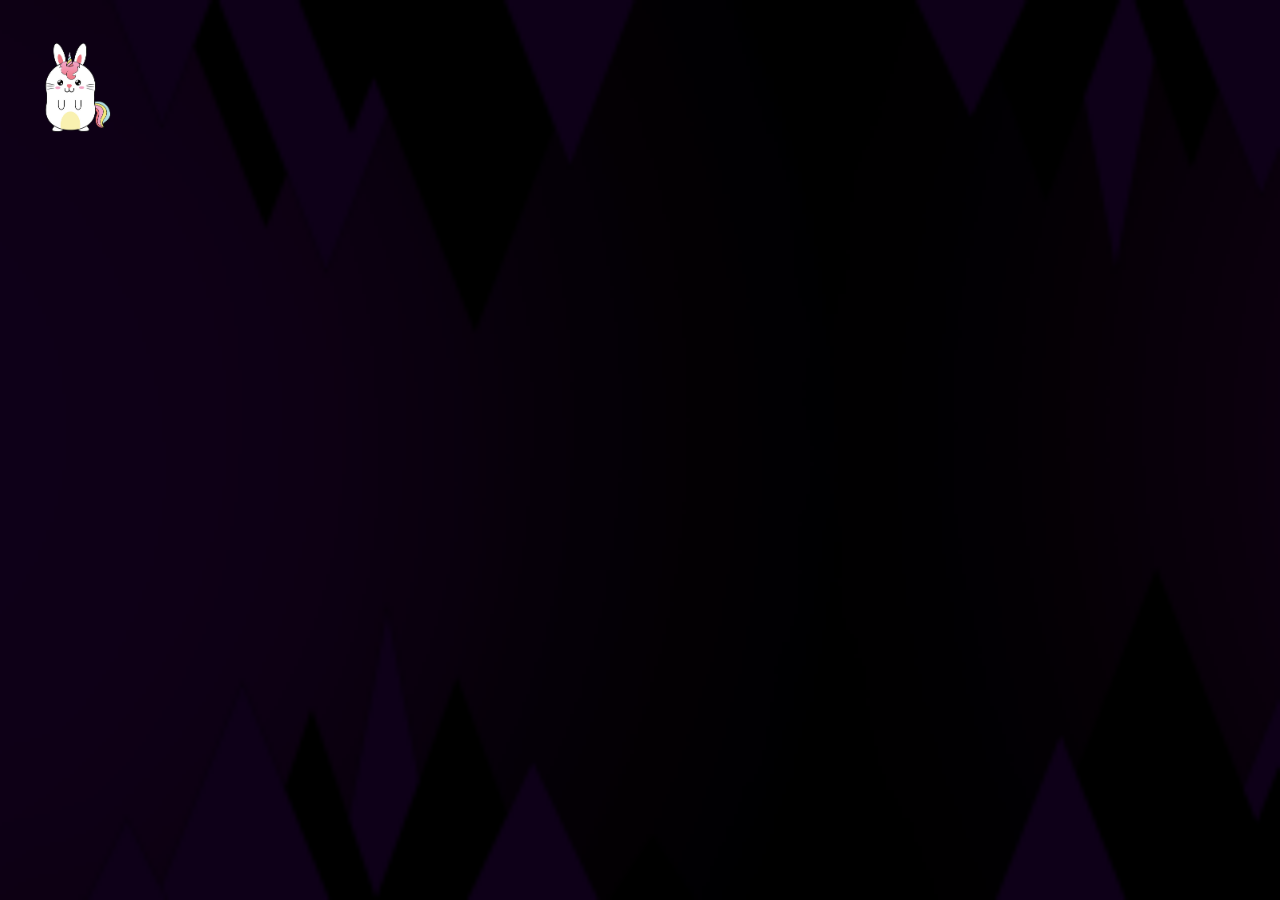
<file: bunny unicorns/Globe.html>
<!--Arvid-->
<DOCTYPE! html>
<html>
    <head>
        <script type="module" src="./Globe.js"></script>
        <style>
            body{
                background-color: rgb(0, 0, 0);
            }
            canvas{
            margin-top: 35px;
            }

            .tillbakabild {
            position: absolute;
            left: 0;
            top: 0;
            width: 150px;
            z-index: -1;
            }
            .tillbaka{
            position: absolute;
            font-size: 6rem;
            top: 20px;
            left: 40px;
            opacity: 0%;  
            }    
   body {
    background-size:cover;
    background-image: url("images/hub_temp.png");
    z-index: -5;
    opacity: 100%;
   }
         
        </style>
    </head>
    <body>
        <div id="globe">
            <canvas id="canvas" width="800" height="800"></canvas>
        </div>
        <a class="tillbaka" href="index.html">te</a>
        <img class="tillbakabild" src="images/unicorn-easter-tshirt-girl-easter-bunny-bunnicorn-gifts-felix.png" alt="tillbaka">
    </body>
</html>
</file>
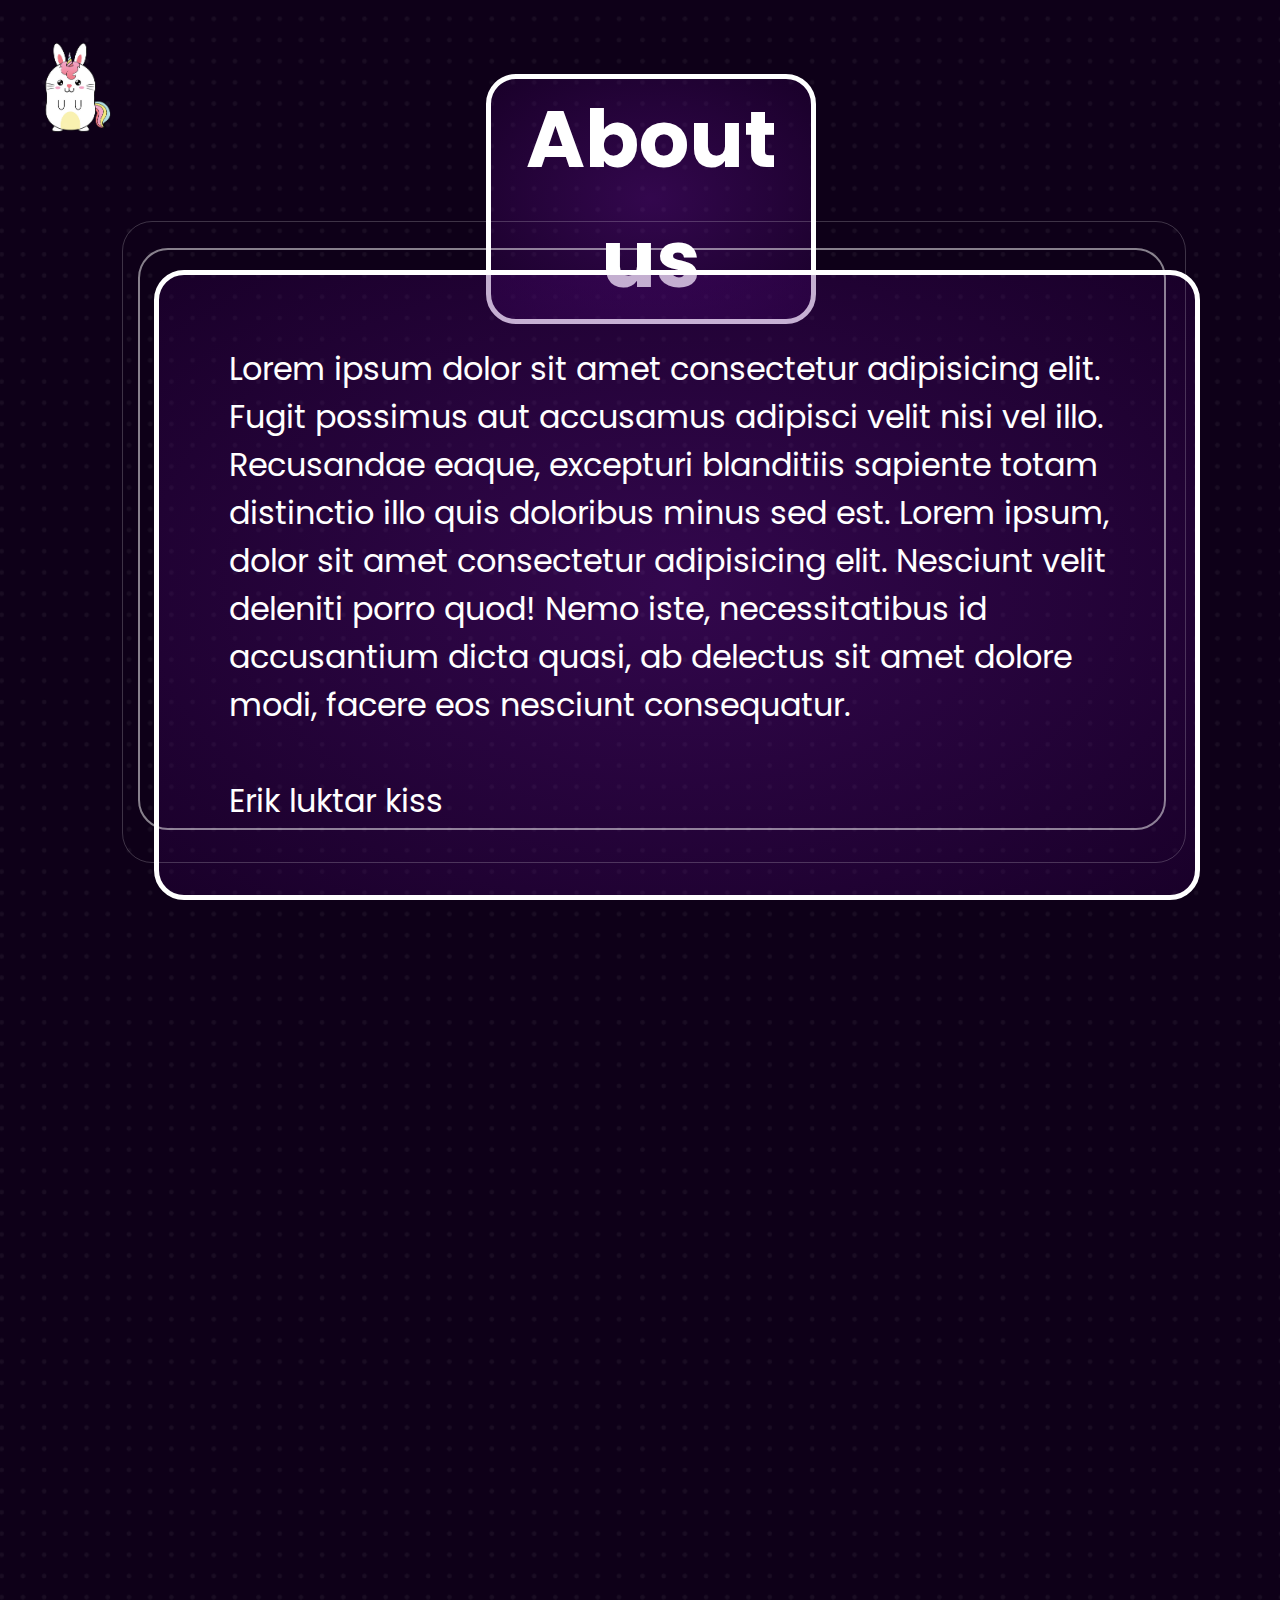
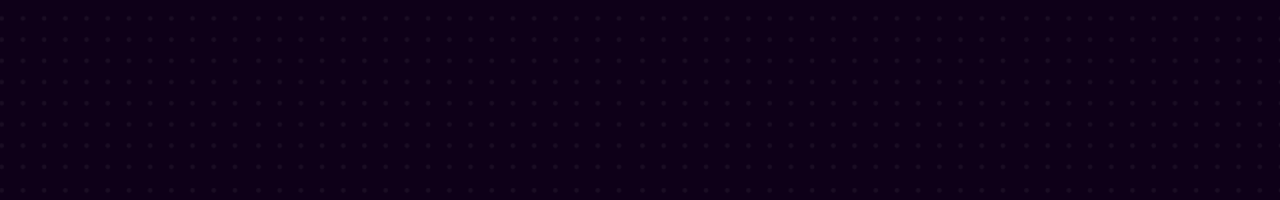
<file: bunny unicorns/OmBunnyUni.html>
<!DOCTYPE html>
<header>
    <link rel="stylesheet" href="Om.css">
          <link rel="preconnect" href="https://fonts.googleapis.com">
          <link rel="preconnect" href="https://fonts.gstatic.com" crossorigin>
          <link href="https://fonts.googleapis.com/css2?family=Poppins&display=swap" rel="stylesheet">
</header>
<body>
    <article>
        
        <h2 class="abus">About us</h2>
                <div class="container">
                Lorem ipsum dolor sit amet consectetur adipisicing elit. Fugit possimus aut accusamus adipisci velit nisi vel illo. Recusandae eaque, excepturi blanditiis sapiente totam distinctio illo quis doloribus minus sed est. Lorem ipsum, dolor sit amet consectetur adipisicing elit. Nesciunt velit deleniti porro quod! Nemo iste, necessitatibus id accusantium dicta quasi, ab delectus sit amet dolore modi, facere eos nesciunt consequatur.
                <br>
                <br>
                Erik luktar kiss
                </div>
                <a class="tillbaka" href="index.html">te</a>
                    <img class="tillbakabild" src="images/unicorn-easter-tshirt-girl-easter-bunny-bunnicorn-gifts-felix.png" alt="tillbaka">

                <div class="ram"></div>
                <div class="ram2"></div>

                <div class="background"></div>

                

    </article>
</body>
</file>
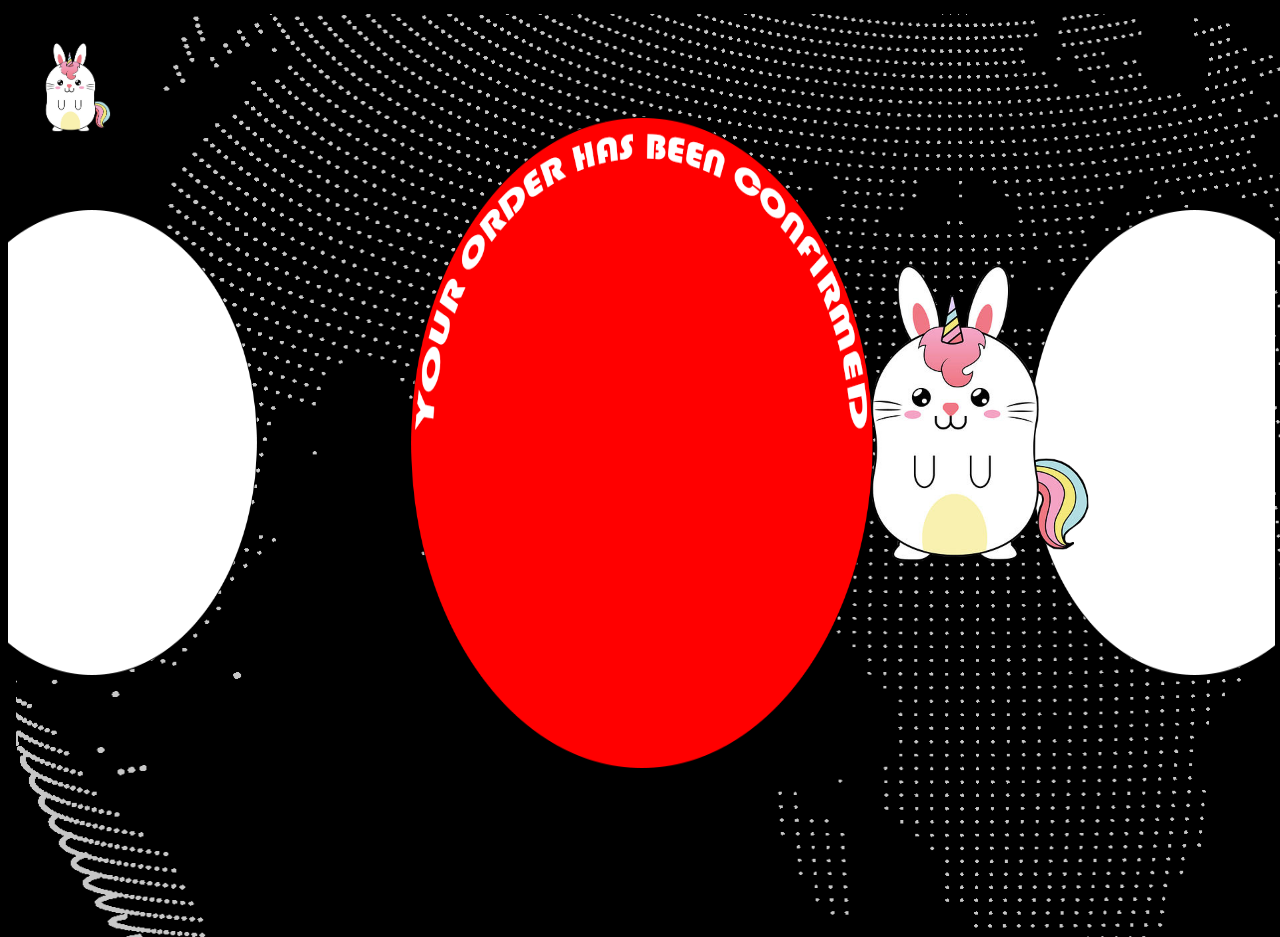
<file: bunny unicorns/ordercon.html>
<!--Arvid-->

<!DOCTYPE html>
<html lang="en">
<head>
    <link rel="stylesheet" href="ordercon.css">
</head>
<body>
    <a class="tillbaka" href="index.html">te</a>
    <img class="tillbakabild" src="images/unicorn-easter-tshirt-girl-easter-bunny-bunnicorn-gifts-felix.png" alt="tillbaka">
    <img src="images/Namnlöst-1.png" class="background" alt="background">
    <img src="images/bakgr.png" class="background2" alt="background2">
    <img src="images/unicorn-easter-tshirt-girl-easter-bunny-bunnicorn-gifts-felix.png" alt="bunny" class="bunny">
    
</body>
</html>
</file>
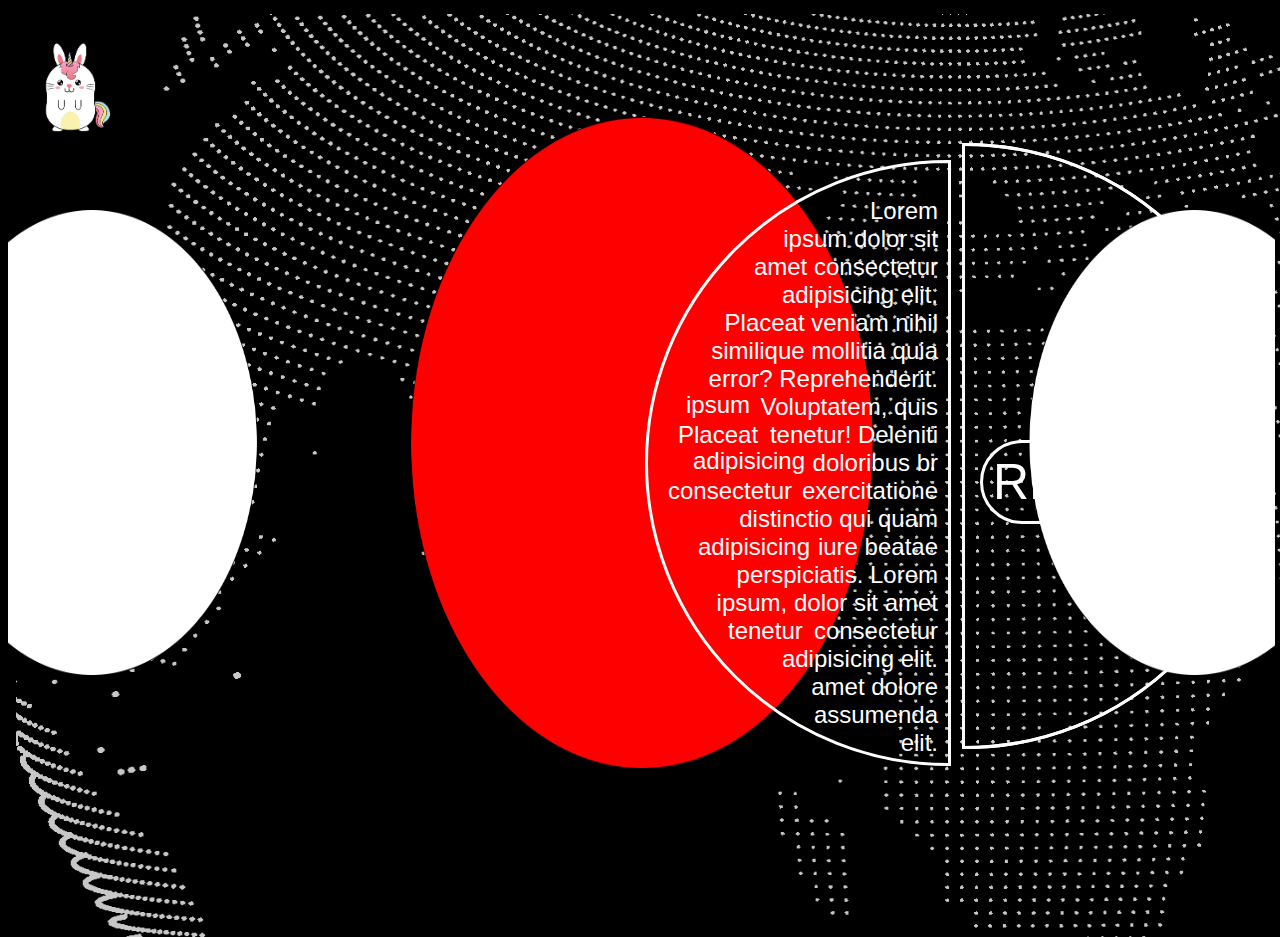
<file: bunny unicorns/platsinfo.html>
<!--Arvid-->

<!DOCTYPE html>
    <head>
        <link rel="stylesheet" href="platsinfo.css">
    </head>
    <body>
        <img class="background" src="images/Namnlöst-2.png" alt="background">
        <img class="background2" src="images/bakgr.png" alt="background2">
        <a class="tillbaka" href="Globe.html">te</a>
        <img class="tillbakabild" src="images/unicorn-easter-tshirt-girl-easter-bunny-bunnicorn-gifts-felix.png" alt="tillbaka">
        <div class="info">
            <p>Lorem <br> ipsum dolor sit <br> amet consectetur <br> adipisicing elit. <br> Placeat veniam nihil <br> similique mollitia  quia error? Reprehenderit. Voluptatem, quis tenetur!  Deleniti doloribus br exercitatione distinctio qui quam iure beatae perspiciatis. Lorem ipsum, dolor sit amet consectetur adipisicing elit. <br> amet dolore assumenda <br> elit.</p>
            <p class="q">adipisicing</p>
            <p class="w">ipsum</p>
            <p class="a">tenetur</p>
            <p class="r">consectetur</p>
            <p class="g">Placeat</p>
            <p class="y">adipisicing</p>
        </div>
        <div class="tider">
            <a class="btn btn-1" href="rödprick.html"></a>
        </div>
        <span class="idk">RESERVE</span>
    </body>
</file>
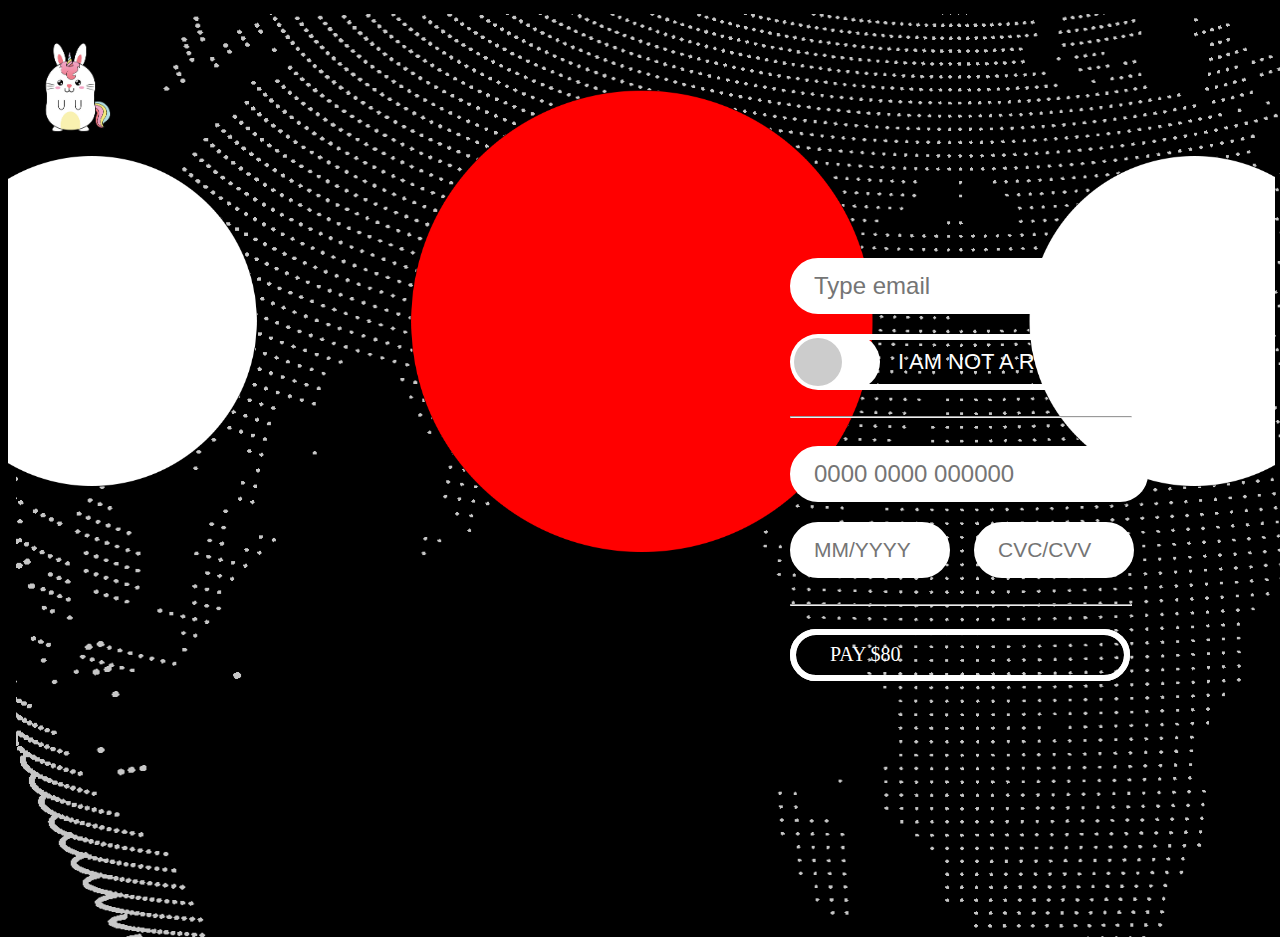
<file: bunny unicorns/rödprick.html>
<!--Arvid-->

<!DOCTYPE html>
<html lang="en">
<head>
    <link rel="stylesheet" href="rödprick.css">
    <link rel="stylesheet" href="">
</head>
<body>
        <div class="prikar">
        <img class="background" src="images/Namnlöst-2.png" alt="background">
        <img class="background2" src="images/bakgr.png" alt="background2">
        </div>
        <a class="tillbaka" href="Globe.html">te</a>
        <img class="tillbakabild" src="images/unicorn-easter-tshirt-girl-easter-bunny-bunnicorn-gifts-felix.png" alt="tillbaka">
    <div class="allt">
        <div class="formulär">                <div class=big>
                <div class="email">
                    <form>
                         <input type="email" name="email" placeholder="Type email" required>
                    </form>
                </div>
                <p class="are">I AM NOT A ROBOT</p>
                </div>
                <label class="switch">
                        <input type="checkbox">
                        <span class="slider round"></span>
                </label>
                <br>
                <br>
                <hr>
                <br>
                <div class=big> 
                        <div class="ooo">
                        <form>
                        <input class="form" type="text" placeholder="0000 0000 000000" minlength="16" maxlength="16" required>
                        </form>
                        </div>
                </div>
                <div class=tiny>
                        <div class="MM">
                        <form>                   
                        <input class="form" type="text" placeholder="MM/YYYY" minlength="7" maxlength="7" required>
                        </form>    
                        </div>        
                </div>
                <div class=tiny>
                        <div class="CVC">
                        <form>                                      
                        <input class="form" type="password" placeholder="CVC/CVV" maxlength="3" minlength="3" required>
                        </form>    
                        </div>      
                           
                </div>
                <br>
                <br>
                <hr>
                <div class="pay">
                        <a href="ordercon.html" class="btn btn-1"> PAY $80</a>
                </div> 
        </div>
    </div>
</body>
</html>
</file>
<file: bunny unicorns/Om.css>
*{
    overflow-y: hidden;
    overflow-x: hidden; 
}

body{
    background-color: rgb(14, 0, 24);
}

.background{
    background-image: url("images/10.png");
    background-repeat: infinite;
    background-size: 20%; 
    position: absolute;
    top: -100%;
    left: -10%;
    width: 150%;
    height: 300%;
    opacity: 5%;
    z-index: -1;
    animation:spin 150s linear infinite;
}



.abus{
    font-family: 'Poppins';
    text-align: center;
    color: white;
    font-size: 5rem;
    background-color: rgba(55, 0, 87, 0.322);
    border-radius: 30px;
    width: 25%;
    left: 38%;
    position: absolute;
    background: radial-gradient(rgba(128, 22, 189, 0.322), rgba(48, 0, 77, 0.322));
    z-index: 1;
    border: 5px solid rgb(255, 255, 255);
}

.container {
    width: 70%;
    text-align: left;
    align-items: center;
    position: absolute;
    left: 12%;
    top: 30%;
    font-size: 2rem;
    font-family: 'Poppins';
    color: white;
    padding: 70px 70px;
    border-radius: 30px;
    background: radial-gradient(rgba(128, 22, 189, 0.322), rgba(48, 0, 77, 0.322));
    z-index: 1;
    border: 5px solid rgb(255, 255, 255);
}

.ram{
    position: absolute;
    width: 80%;
    height: 578px;
    border: 2px solid white;
    z-index: +1;
    left: 10.8%;
    top: 27.5%;
    opacity: 50%;
    border-radius: 30px;
}


.ram2{
    position: absolute;
    width: 83%;
    height: 640px;
    border: 1px solid white;
    z-index: +1;
    left: 9.5%;
    top: 24.5%;
    opacity: 20%;
    border-radius: 30px;
}




.tillbakabild {
    position: absolute;
    left: 0;
    top: 0;
    width: 150px;
    z-index: -1;


  }

.tillbaka{
    position: absolute;
    font-size: 6rem;
    top: 20px;
    left: 40px;
    opacity: 0%;  
}
  

/* DECO */



/* animation */
@keyframes spin { 
    100% { 
        transform:rotate(360deg); 
    }
}
</file>
<file: bunny unicorns/ordercon.css>
.background {
    position: absolute;
    z-index: -2;
    opacity: 100%;
    width: 99%;
    margin-top: 16px;
    height: 93%;
}
.background2 {
  position: absolute;
  z-index: -3;
  opacity: 100%;
  width: 1912px;
  height: 929px;
}
body{
    background-color: black;
}
.bunny{
    position: absolute;
    left: 720px;
    top: 122px;
    width: 500px;
    animation: rotation 1.5s infinite linear;}
  
  @keyframes rotation {
    from {
      transform: rotate(0deg);
    }
    to {
      transform: rotate(359deg);
    }
  }
  .tillbakabild {
    position: absolute;
    left: 0;
    top: 0;
    width: 150px;
    z-index: -1;


  }

.tillbaka{
    position: absolute;
    font-size: 6rem;
    top: 20px;
    left: 40px;
    opacity: 0%;  
}
path {
    fill: transparent;
  }
  
  text {
    fill: #ffffff;
  }
</file>
<file: bunny unicorns/platsinfo.css>
body{
    background-color: black;
}
.background {
    position: absolute;
    z-index: -2;
    opacity: 100%;
    width: 99%;
    margin-top: 16px;
    height: 93%;
}
.background2 {
  position: absolute;
  z-index: -3;
  opacity: 100%;
  width: 1912px;
  height: 929px;
}
.info{
    width: 200px;
    height: 500px;
    padding: 50px;
    border: solid white;
    border-radius: 9999px 0px 0px 9999px;
    position: absolute;
    top: 160px;
    left: 645px;
    font-size: 24px;
    font-family: Arial, Helvetica, sans-serif;
    color: white;
}
p{
    position: absolute;
    top: 0px;
    text-align: right;
    padding: 10px;
}
.q{
    top: 250px;
    left: 35px;
}
.w{
    top: 194px;
    left: 28px;
}
.a{
    top: 420px;
    left: 70px;
}
.r{
    top: 280px;
    left: 10px;
}
.g{
    top: 224px;
    left: 20px;
}
.y{
    top: 336px;
    left: 40px;
}
.buttons {
    display: flex;
    flex-direction: column;
    z-index: +1;
}

.btn {
    text-decoration: none;
    padding: 20px 50px;
    font-size: 1.25rem;
    position: absolute;
    margin: 32px;

}

/* button 1 */

.btn-1{
    color: white;
    top: 45%;
}

.btn-1::after, .btn-1::before {
    border: 3px solid white;
    border-radius:0px 9999px 9999px 0px;
    content: "";
    position: absolute;
    width: px;
    height: 300px;
    padding: 150px;
    top: -294px;
    left: 922px;
    transition: transform 0.3s ease;
}

.btn-1:hover::after {
    transform: translate(-5px, -5px);
    
}

.btn-1:hover::before {
    transform: translate(5px, 5px);
}
span{
    position: absolute;
    top: 440px;
    left: 980px;
    font-family: Arial, Helvetica, sans-serif;
    font-size: 50px;
    color: white;
    border: solid 3px white;
    border-radius: 50px;
    padding: 10px;
    z-index: -1;
}
.tillbakabild {
    position: absolute;
    left: 0;
    top: 0;
    width: 150px;
    z-index: -1;
    }
    .tillbaka{
    position: absolute;
    font-size: 6rem;
    top: 20px;
    left: 40px;
    opacity: 0%;  
    }
</file>
<file: bunny unicorns/rödprick.css>
body{
  background-color: black;
}
.allt{
  margin-left: 782px;
  padding-top: 230px;
}
.big input{
    margin: 20px 0;
    padding: 10px 20px;
    font-size: 24px;
    border-radius: 28px;
    border: 4px solid white;
}
.tiny input{
  padding: 12px 20px;
  font-size: 21px;
  border-radius: 28px;
  border: 4px solid white;
  width: 112px;
}
form{
  width: 180px;
}
.tiny{
  width: 180px;
  display: inline-block;
}
form input:focus{
    border: 4px dashed #4b4b4b;
    outline: none;
}
form input:valid{
    border: 4px solid #71d300
}
form .tiny{
  width: 300px;
}
.switch {
    position: relative;
    display: inline-block;
    width: 90px;
    height: 56px;
    z-index: 3;
  }
  
  /* Hide default HTML checkbox */
  .switch input {
    opacity: 0;
    width: 0;
    height: 0;
  }
  
  /* The slider */
  .slider {
    position: absolute;
    cursor: pointer;
    top: 0;
    left: 0;
    right: 0;
    bottom: 0;
    background-color: white;
    -webkit-transition: .4s;
    transition: .4s;
    z-index: 3;
  }
  
  .slider:before {
    position: absolute;
    content: "";
    height: 48px;
    width: 48px;
    left: 4px;
    bottom: 4px;
    background-color: #ccc;
    -webkit-transition: .4s;
    transition: .4s;
    z-index: 3;
  }
  
  input:checked + .slider {
    background-color: #7deb00;
  }
  input:checked + .slider::before {
    background-color: #ffffff;
  }
  
  input:checked + .slider:before {
    -webkit-transform: translateX(34px);
    -ms-transform: translateX(34px);
    transform: translateX(34px);
  }
  
  /* Rounded sliders */
  .slider.round {
    border-radius: 34px;
  }
  
  .slider.round:before {
    border-radius: 50%;
  }

  .buttons {
    display: flex;
    flex-direction: column;
    z-index: +1;
}

.btn {
    text-decoration: none;
    padding: 15px 40px;
    font-size: 1.25rem;
    position: absolute;
    margin: 32px;
  }

/* button 1 */

.btn-1{
    color: rgb(255, 255, 255);
    top: px;
    left: 758px;
}

.btn-1::after, .btn-1::before {
    border: 6px solid rgb(255, 255, 255);
    border-radius: 36px;
    content: "";
    position: absolute;
    width: 328px;
    height: 40px;
    left: 0;
    bottom: 0;
    transition: transform 0.3s ease;
  }

.btn-1:hover::after {
    transform: translate(-5px, -5px);
    transition: #7deb00;
}

.btn-1:hover::before {
  
    transform: translate(5px, 5px);
    transition: #7deb00;
}

.background {
    position: absolute;
    z-index: -2;
    opacity: 100%;
    width: 99%;
    margin-top: 16px;
}
.background2 {
  position: absolute;
  z-index: -3;
  opacity: 100%;
  width: 1912px;
  height: 929px;
}
.tillbakabild {
  position: absolute;
  left: 0;
  top: 0;
  width: 150px;
  z-index: -1;
}

.tillbaka{
  position: absolute;
  font-size: 6rem;
  top: 20px;
  left: 40px;
  opacity: 0%;  
  
}
hr{
  width: 340px;
  position: absolute;
  
}
.are {
  border: 6px solid white;
  padding: 9px;
  padding-left: 82px;
  border-radius: 28px;
  margin: 0px;
  z-index: 2;
  position: absolute;
  top: 334px;
  left: 810px;
  padding-right: 30px;
  transition: 00.4s;

}
p{
  font-family: Arial, Helvetica, sans-serif;
  color: rgb(355, 355, 355);
  font-size: 22px;
}
.are:hover{
  border: #7deb00 solid 6px;
}
</file>
